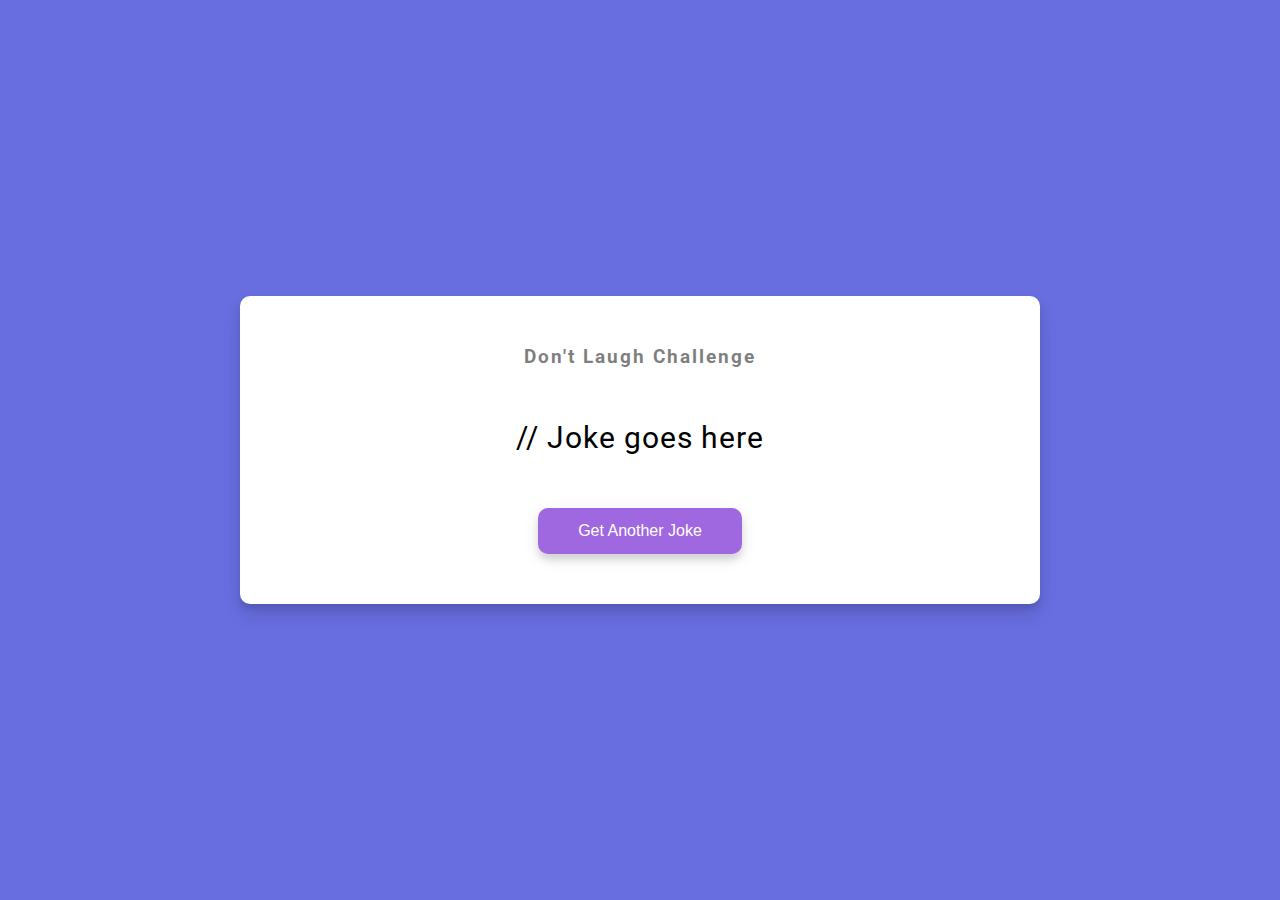
<file: day10-dad-jokes/index.html>
<!DOCTYPE html>
<html lang="en">
<head>
    <meta charset="UTF-8" />
    <meta http-equiv="X-UA-Compatible" content="IE=edge" />
    <meta name="viewport" content="width=device-width, initial-scale=1.0" />
    <link rel="stylesheet" href="style.css" />
    <title>Project Starter</title>
</head>
<body>
<div class="container">
    <h3>Don't Laugh Challenge</h3>
    <div id="joke" class="joke">// Joke goes here</div>
    <button id="jokeBtn" class="btn">Get Another Joke</button>
</div>
<script src="script.js"></script>
</body>
</html>
</file>
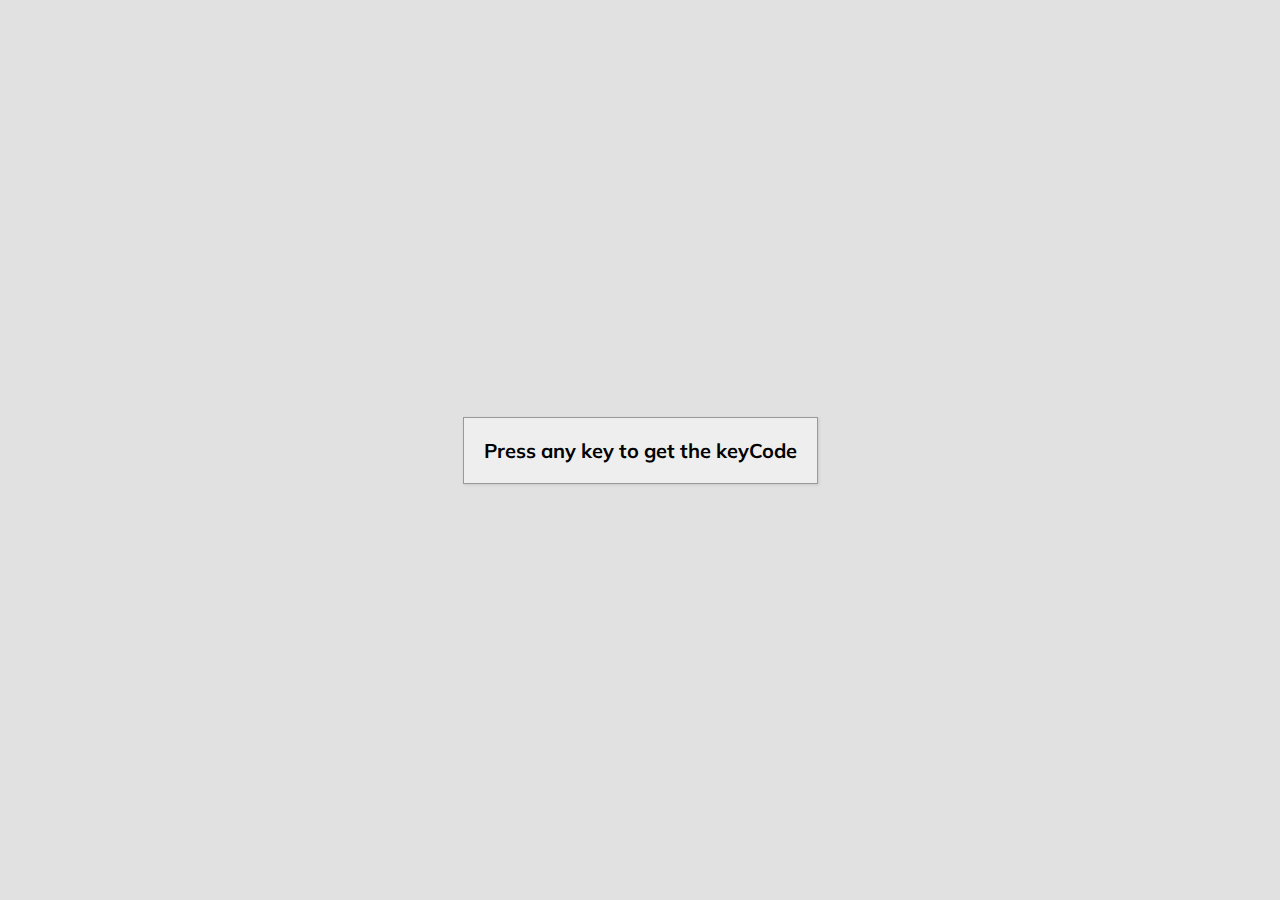
<file: day11-event-keycodes/index.html>
<!DOCTYPE html>
<html lang="en">
<head>
    <meta charset="UTF-8"/>
    <meta http-equiv="X-UA-Compatible" content="IE=edge"/>
    <meta name="viewport" content="width=device-width, initial-scale=1.0"/>
    <link rel="stylesheet" href="style.css"/>
    <title>Event keycodes</title>
</head>
<body>
<div id="insert">
    <div class="key">
        Press any key to get the keyCode
    </div>
</div>

<script src="./scripts.js"></script>
</body>
</html>
</file>
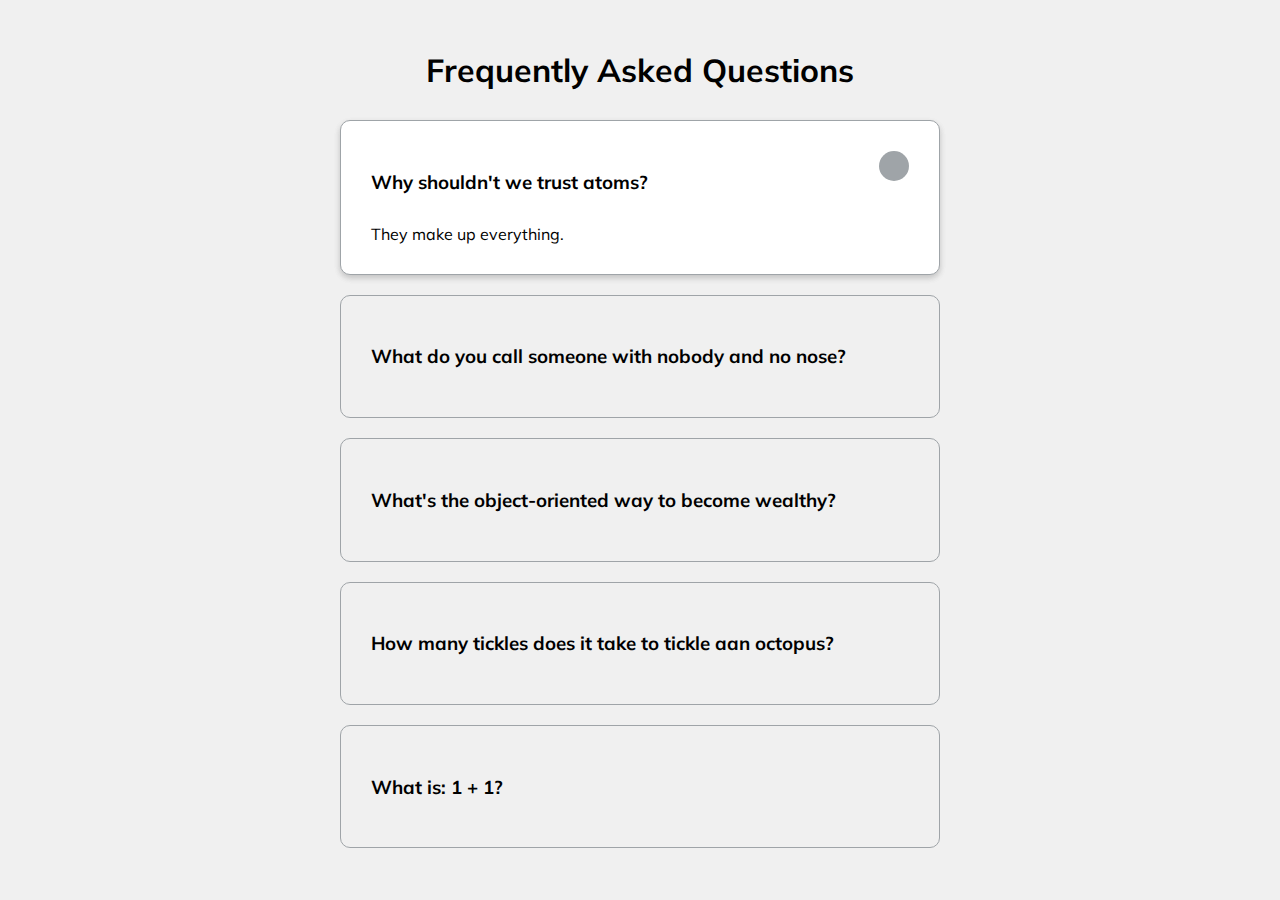
<file: day12-faq-collapse/index.html>
<!DOCTYPE html>
<html lang="en">
<head>
    <meta charset="UTF-8"/>
    <meta http-equiv="X-UA-Compatible" content="IE=edge"/>
    <meta name="viewport" content="width=device-width, initial-scale=1.0"/>
    <link rel="stylesheet" href="https://cdnjs.cloudflare.com/ajax/libs/font-awesome/6.1.1/css/all.min.css"
          integrity="sha512-KfkfwYDsLkIlwQp6LFnl8zNdLGxu9YAA1QvwINks4PhcElQSvqcyVLLD9aMhXd13uQjoXtEKNosOWaZqXgel0g=="
          crossorigin="anonymous" referrerpolicy="no-referrer"/>
    <link rel="stylesheet" href="style.css"/>
    <title>FAQ Collapse</title>
</head>
<body>
<h1>Frequently Asked Questions</h1>
<div class="faq-container">
    <div class="faq active">
        <h3 class="title">Why shouldn't we trust atoms?</h3>
        <p class="faq-text">They make up everything.</p>
        <button class="faq-toggle">
            <i class="fas fa-chevron-down"></i>
            <i class="fas fa-times"></i>
        </button>
    </div>

    <div class="faq">
        <h3 class="title">What do you call someone with nobody and no nose?</h3>
        <p class="faq-text">Nobody knows.</p>
        <button class="faq-toggle">
            <i class="fas fa-chevron-down"></i>
            <i class="fas fa-times"></i>
        </button>
    </div>

    <div class="faq">
        <h3 class="title">What's the object-oriented way to become wealthy?</h3>
        <p class="faq-text">Inheritance.</p>
        <button class="faq-toggle">
            <i class="fas fa-chevron-down"></i>
            <i class="fas fa-times"></i>
        </button>
    </div>

    <div class="faq">
        <h3 class="title">How many tickles does it take to tickle aan octopus?</h3>
        <p class="faq-text">Ten tickles!</p>
        <button class="faq-toggle">
            <i class="fas fa-chevron-down"></i>
            <i class="fas fa-times"></i>
        </button>
    </div>

    <div class="faq">
        <h3 class="title">What is: 1 + 1?</h3>
        <p class="faq-text">Depends on who are asking.</p>
        <button class="faq-toggle">
            <i class="fas fa-chevron-down"></i>
            <i class="fas fa-times"></i>
        </button>
    </div>
</div>
<script src="script.js"></script>
</body>
</html>
</file>
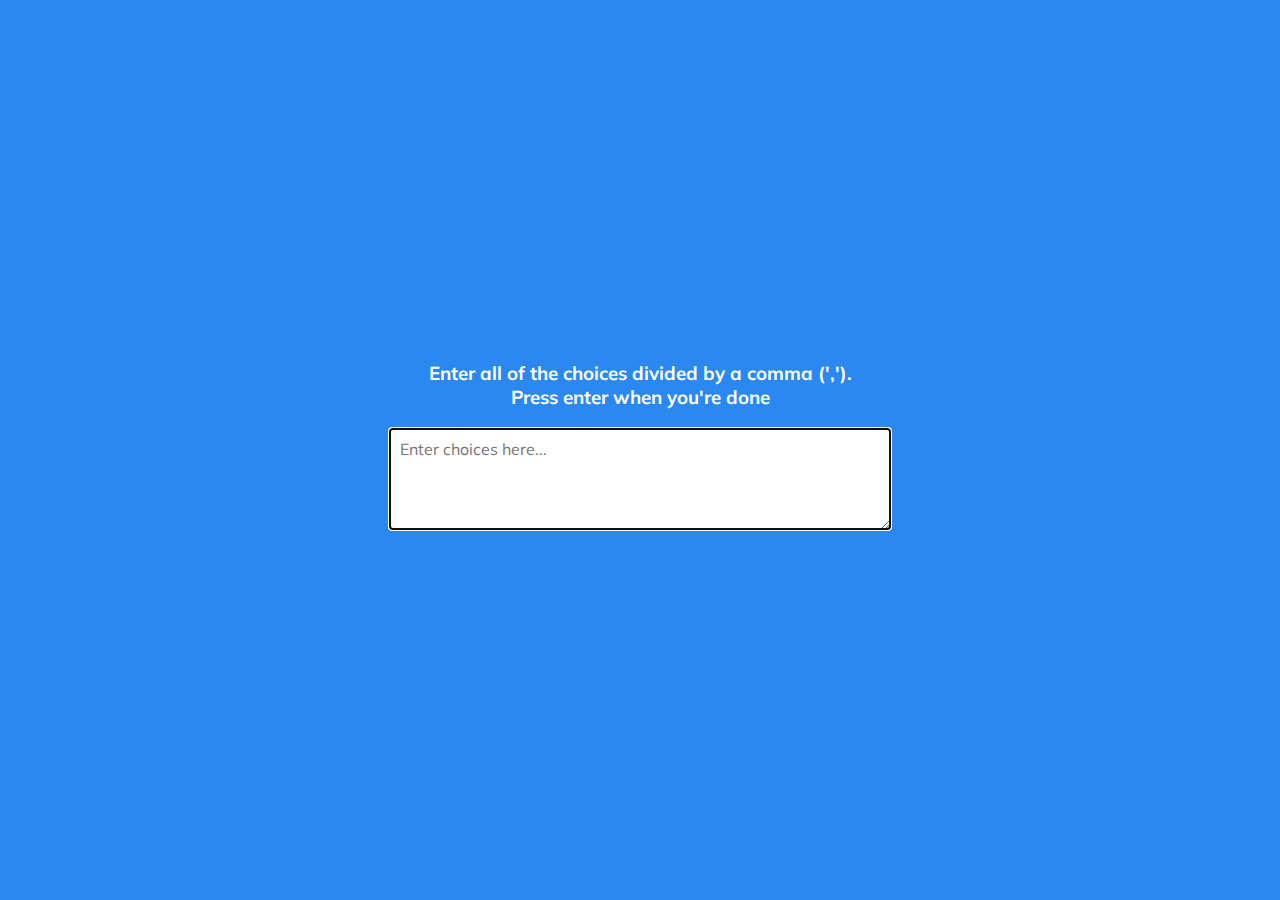
<file: day13-random-choice-picker/index.html>
<!DOCTYPE html>
<html lang="en">
<head>
    <meta charset="UTF-8"/>
    <meta http-equiv="X-UA-Compatible" content="IE=edge"/>
    <meta name="viewport" content="width=device-width, initial-scale=1.0"/>
    <link rel="stylesheet" href="style.css"/>
    <title>Random Choice Picker</title>
</head>
<body>
<div class="container">
    <h3>Enter all of the choices divided by a comma (',').
        <br>Press enter when you're done</h3>
    <textarea id="textarea" placeholder="Enter choices here..."></textarea>

    <div id="tags">

    </div>
</div>
<script src="script.js"></script>
</body>
</html>
</file>
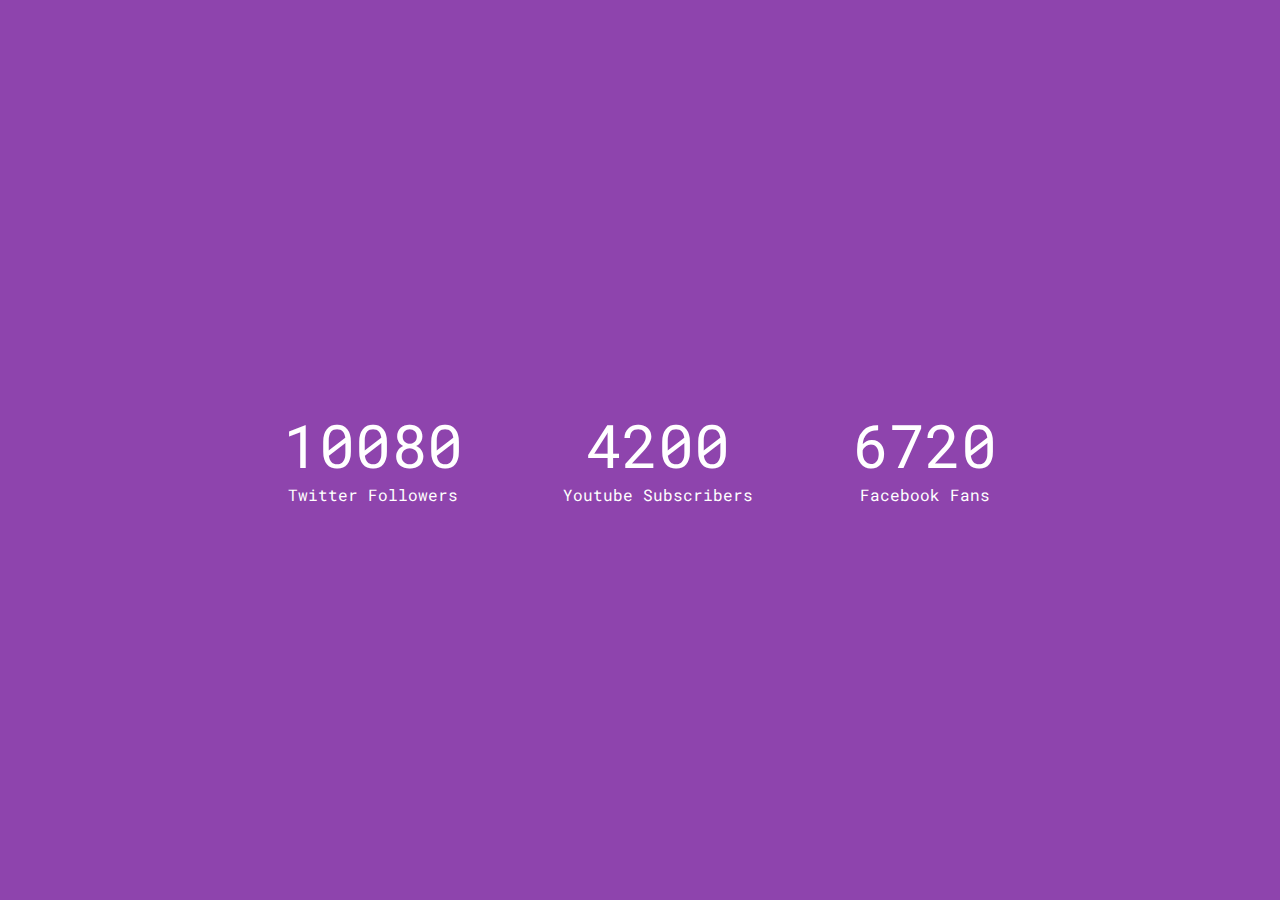
<file: day15-incrementing-counter/index.html>
<!DOCTYPE html>
<html lang="en">
  <head>
    <meta charset="UTF-8" />
    <meta http-equiv="X-UA-Compatible" content="IE=edge" />
    <meta name="viewport" content="width=device-width, initial-scale=1.0" />
    <link rel="stylesheet" href="https://cdnjs.cloudflare.com/ajax/libs/font-awesome/6.1.1/css/all.min.css"
          integrity="sha512-KfkfwYDsLkIlwQp6LFnl8zNdLGxu9YAA1QvwINks4PhcElQSvqcyVLLD9aMhXd13uQjoXtEKNosOWaZqXgel0g=="
          crossorigin="anonymous" referrerpolicy="no-referrer"/>
    <link rel="stylesheet" href="style.css" />
    <title>Incrementing Counter</title>
  </head>
  <body>
    <div class="counter-container">
      <i class="fab fa-twitter fa-3x"></i>
      <div class="counter" data-target="12000"></div>
      <span>Twitter Followers</span>
    </div>

    <div class="counter-container">
      <i class="fab fa-youtube fa-3x"></i>
      <div class="counter" data-target="5000"></div>
      <span>Youtube Subscribers</span>
    </div>

    <div class="counter-container">
      <i class="fab fa-facebook fa-3x"></i>
      <div class="counter" data-target="8000"></div>
      <span>Facebook Fans</span>
    </div>

    <script src="script.js"></script>
  </body>
</html>
</file>
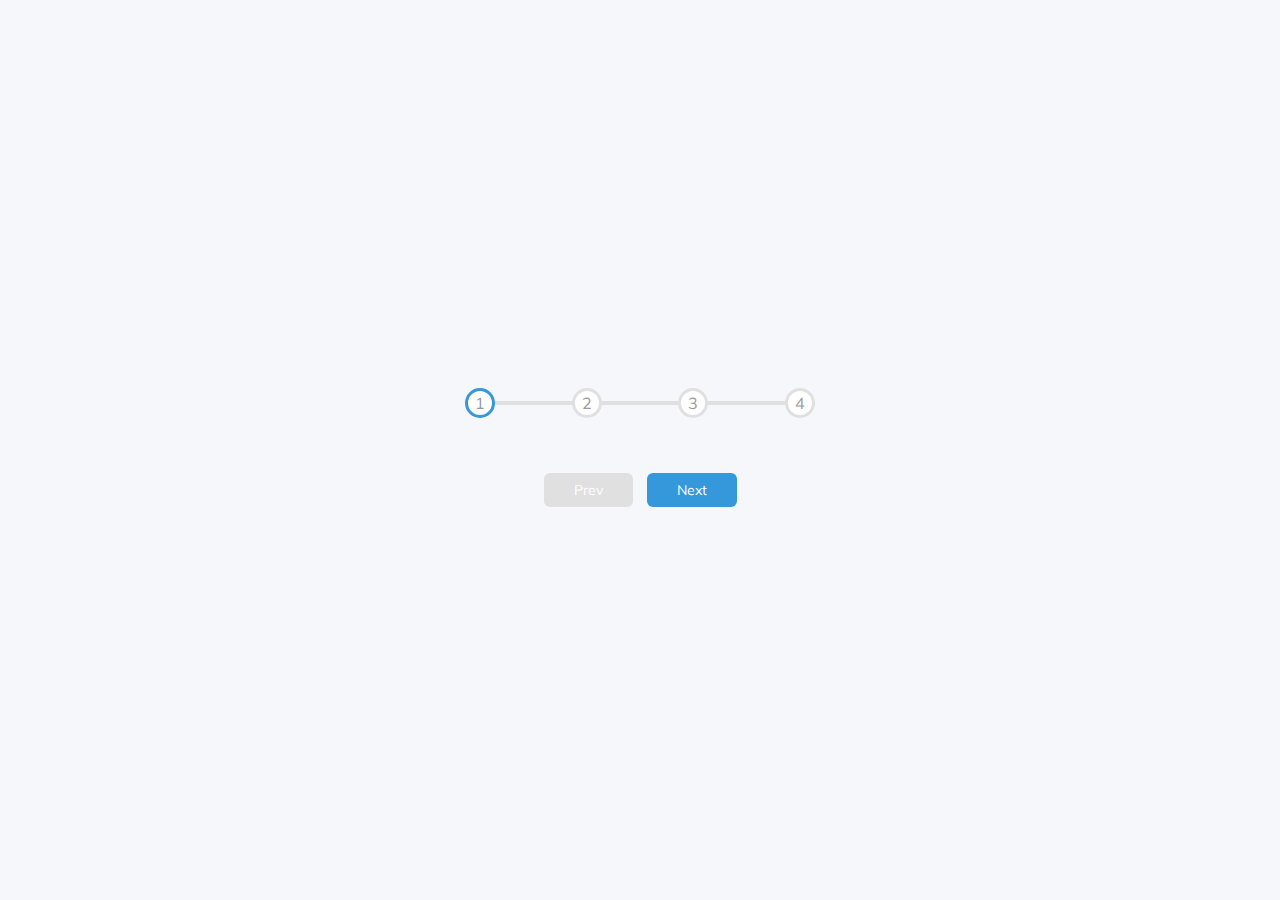
<file: day2-progress-steps/index.html>
<!DOCTYPE html>
<html lang="en">
  <head>
    <meta charset="UTF-8" />
    <meta http-equiv="X-UA-Compatible" content="IE=edge" />
    <meta name="viewport" content="width=device-width, initial-scale=1.0" />
    <link rel="stylesheet" href="./style.css" />
    <title>Project starter</title>
  </head>
  <body>
    <div class="container">
      <div class="progress-container">
        <div class="progress" id="progress"></div>
        <div class="circle active">1</div>
        <div class="circle">2</div>
        <div class="circle">3</div>
        <div class="circle">4</div>
      </div>

      <button class="btn" id="prev" disabled>Prev</button>
      <button class="btn" id="next">Next</button>
    </div>

    <script src="./script.js"></script>
  </body>
</html>
</file>
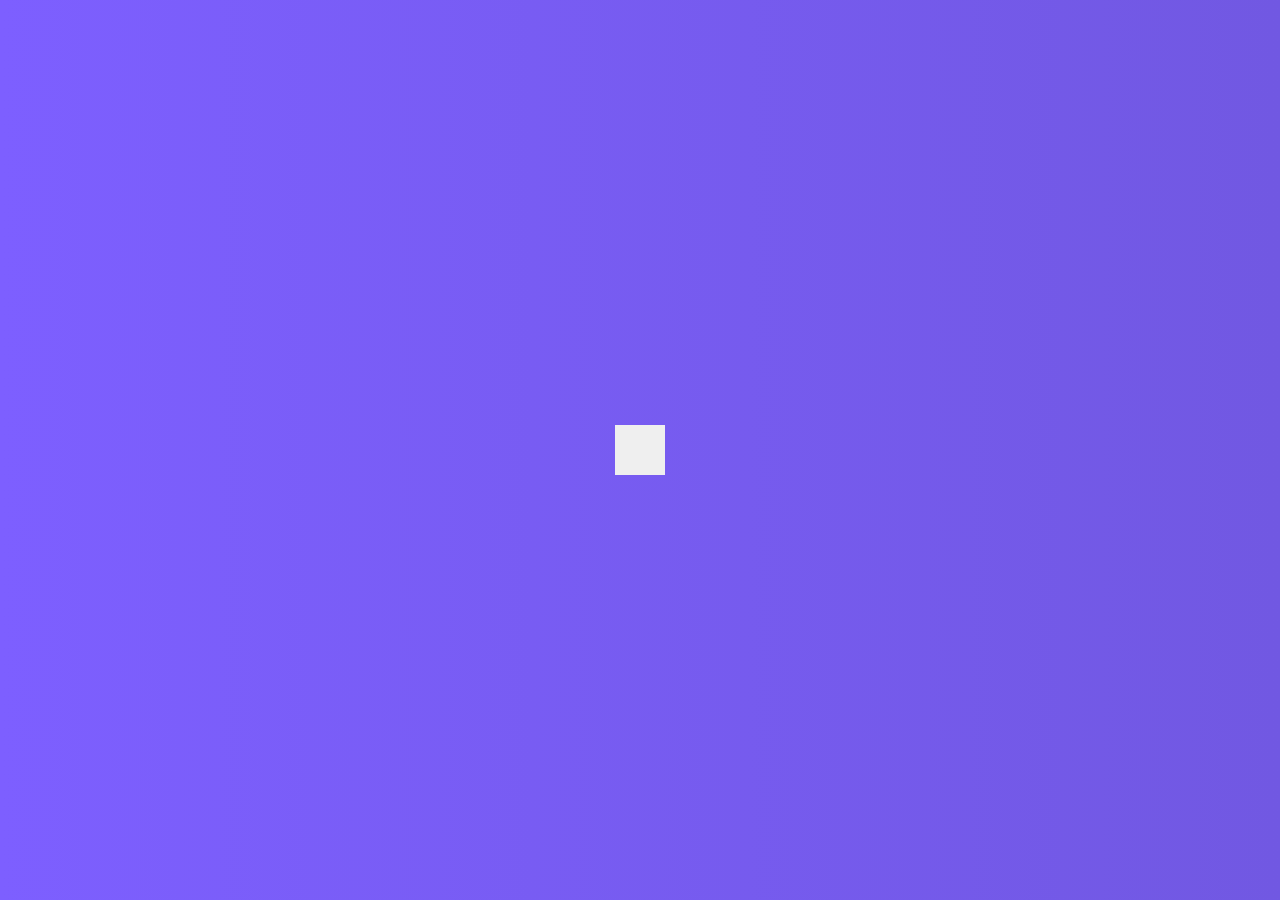
<file: day4-hidden-search/index.html>
<!DOCTYPE html>
<html lang="en">
  <head>
    <meta charset="UTF-8" />
    <meta http-equiv="X-UA-Compatible" content="IE=edge" />
    <meta name="viewport" content="width=device-width, initial-scale=1.0" />
    <link
      rel="stylesheet"
      href="https://cdnjs.cloudflare.com/ajax/libs/font-awesome/6.0.0-beta3/css/all.min.css"
      integrity="sha512-Fo3rlrZj/k7ujTnHg4CGR2D7kSs0v4LLanw2qksYuRlEzO+tcaEPQogQ0KaoGN26/zrn20ImR1DfuLWnOo7aBA=="
      crossorigin="anonymous"
      referrerpolicy="no-referrer"
    />
    <link rel="stylesheet" href="style.css" />
    <title>Hidden Search</title>
  </head>
  <body>
    <div class="search">
      <input type="text" class="input" placeholder="Search..." />
      <button class="btn"><i class="fas fa-search"></i></button>
    </div>

    <script src="script.js"></script>
  </body>
</html>
</file>
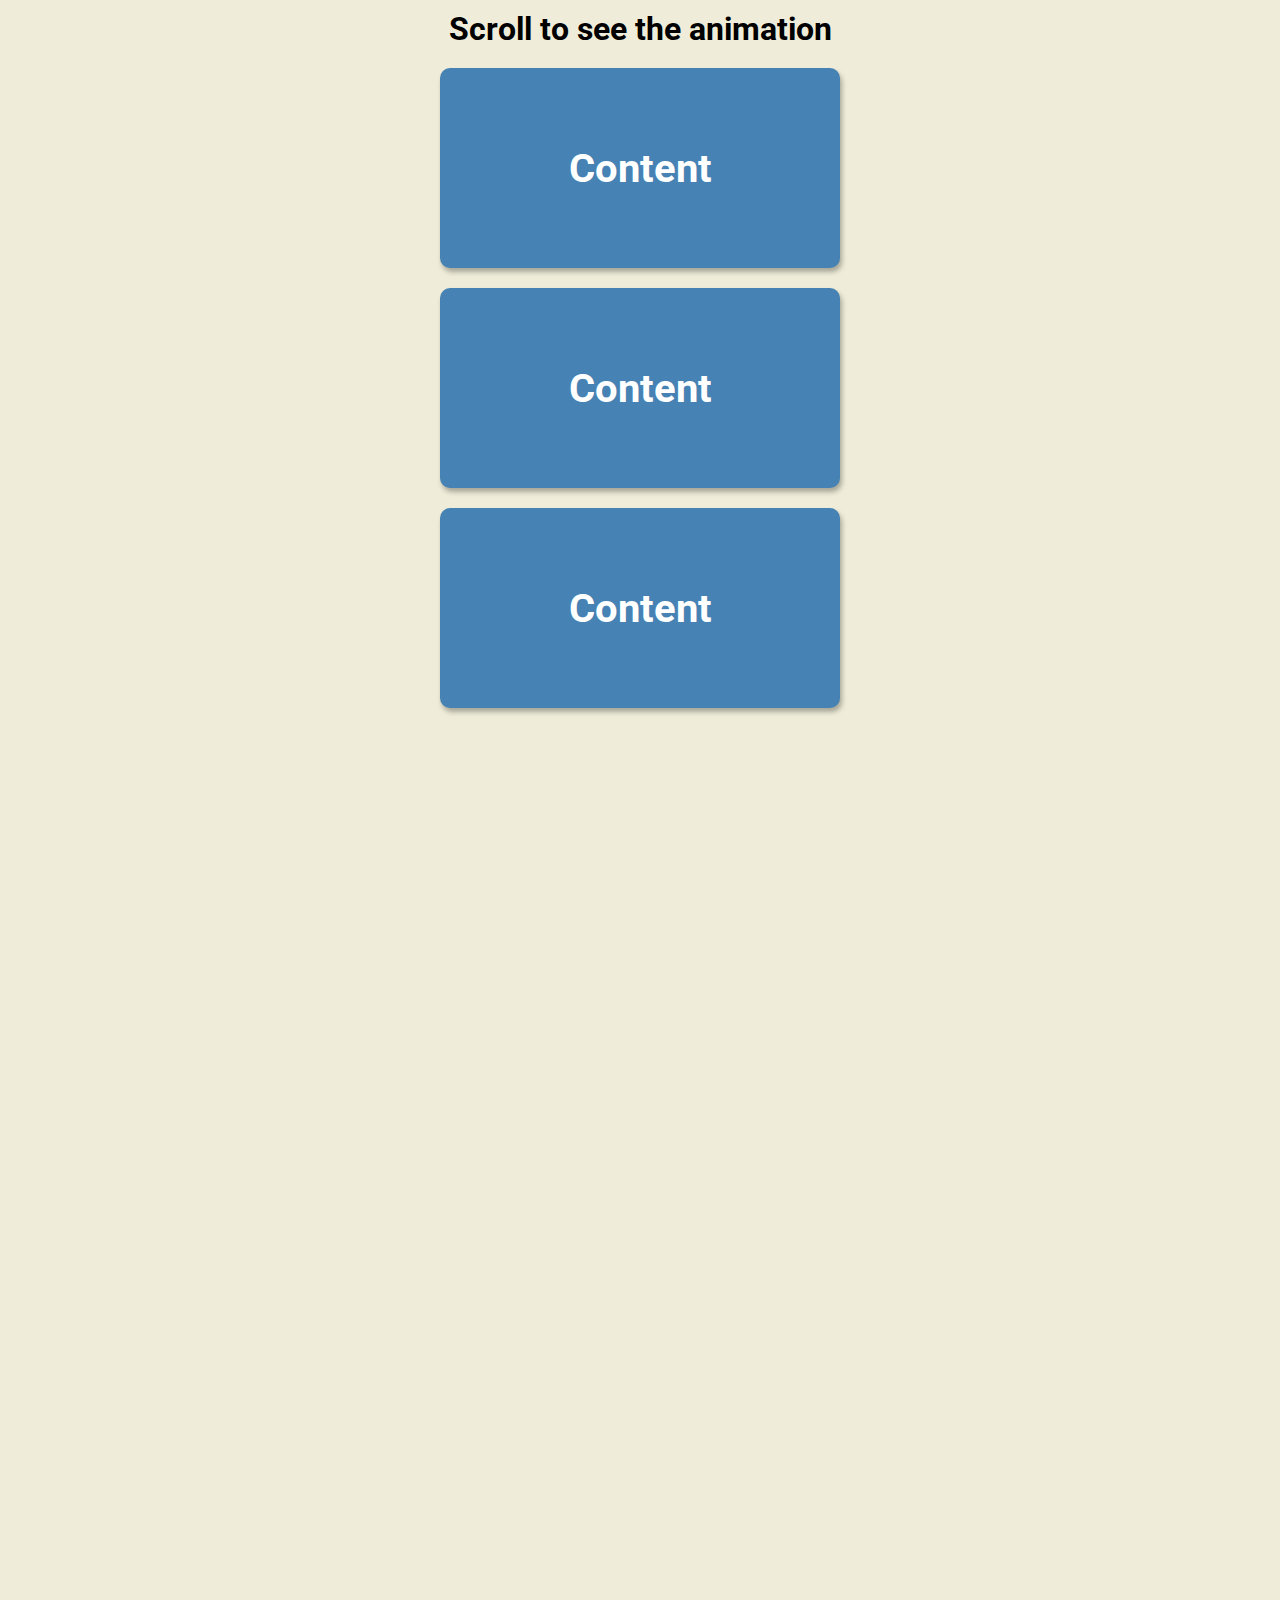
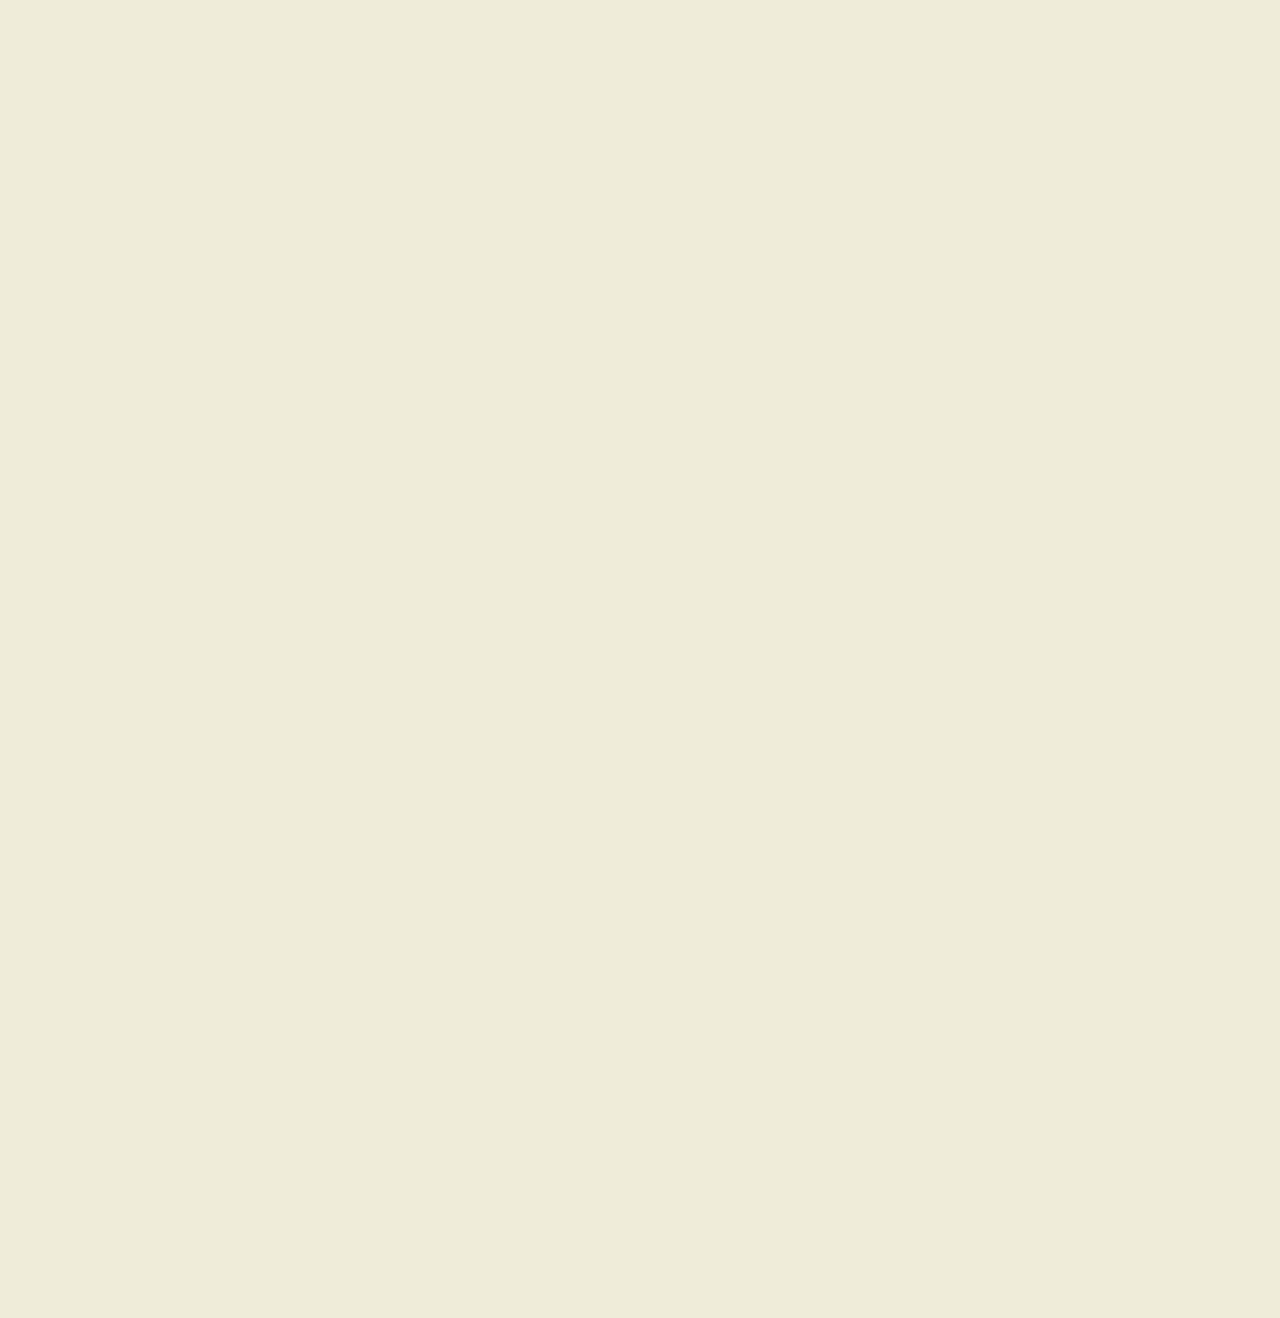
<file: day6-scroll-animation/index.html>
<!DOCTYPE html>
<html lang="en">
  <head>
    <meta charset="UTF-8" />
    <meta http-equiv="X-UA-Compatible" content="IE=edge" />
    <meta name="viewport" content="width=device-width, initial-scale=1.0" />
    <link rel="stylesheet" href="style.css" />
    <title>Scroll Animation</title>
  </head>
  <body>
    <h1>Scroll to see the animation</h1>
    <div class="box"><h2>Content</h2></div>
    <div class="box"><h2>Content</h2></div>
    <div class="box"><h2>Content</h2></div>
    <div class="box"><h2>Content</h2></div>
    <div class="box"><h2>Content</h2></div>
    <div class="box"><h2>Content</h2></div>
    <div class="box"><h2>Content</h2></div>
    <div class="box"><h2>Content</h2></div>
    <div class="box"><h2>Content</h2></div>
    <div class="box"><h2>Content</h2></div>
    <div class="box"><h2>Content</h2></div>
    <div class="box"><h2>Content</h2></div>
    <div class="box"><h2>Content</h2></div>

    <script src="script.js"></script>
  </body>
</html>
</file>
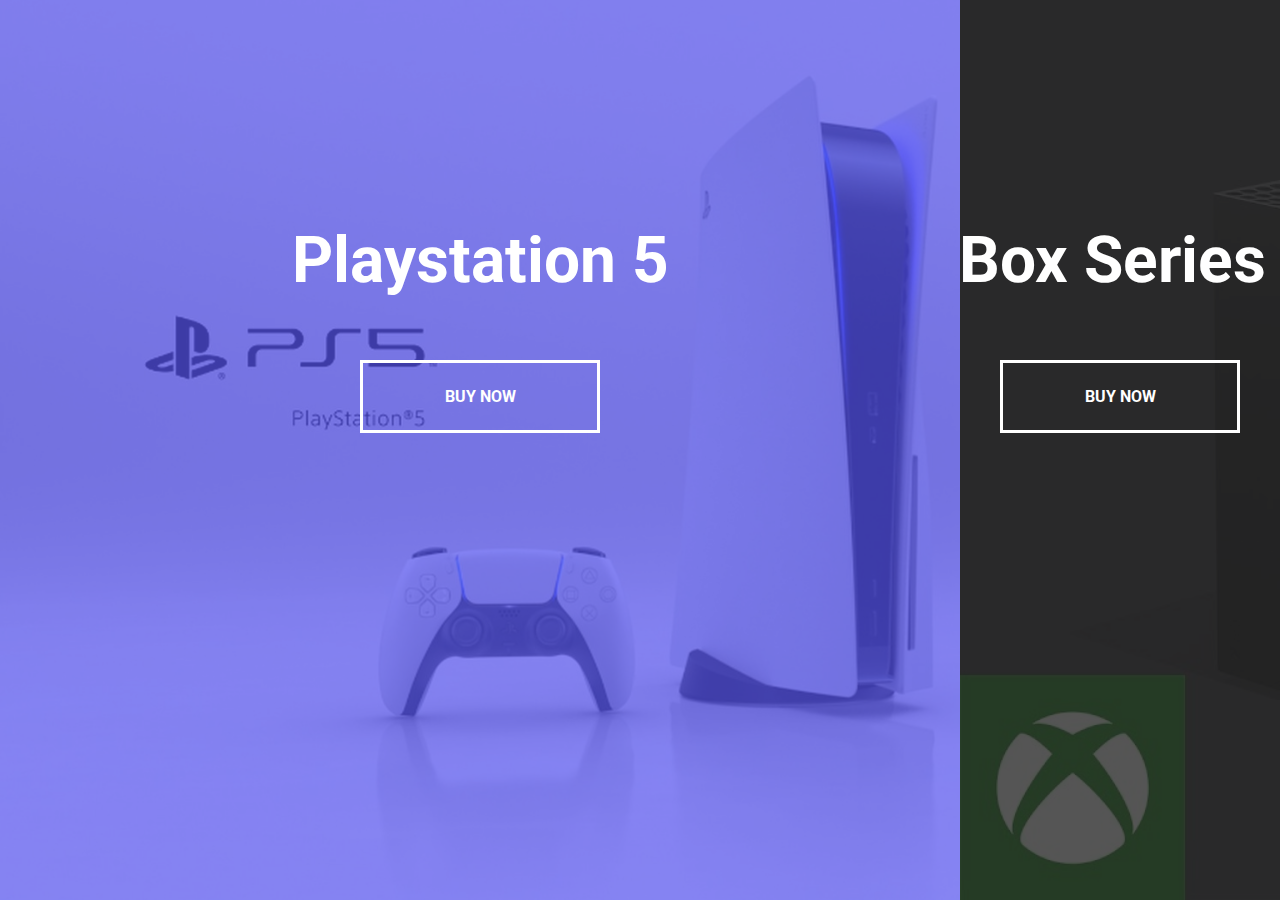
<file: day7-split-landing-page/index.html>
<!DOCTYPE html>
<html lang="en">
  <head>
    <meta charset="UTF-8" />
    <meta http-equiv="X-UA-Compatible" content="IE=edge" />
    <meta name="viewport" content="width=device-width, initial-scale=1.0" />
    <link rel="stylesheet" href="style.css" />
    <title>Split Landing Page</title>
  </head>
  <body>
    <div class="container">
      <div class="split left">
        <h1>Playstation 5</h1>
        <a href="#" class="btn">Buy now</a>
      </div>
      <div class="split right">
        <h1>XBox Series X</h1>
        <a href="#" class="btn">Buy now</a>
      </div>
    </div>

    <script src="script.js"></script>
  </body>
</html>
</file>
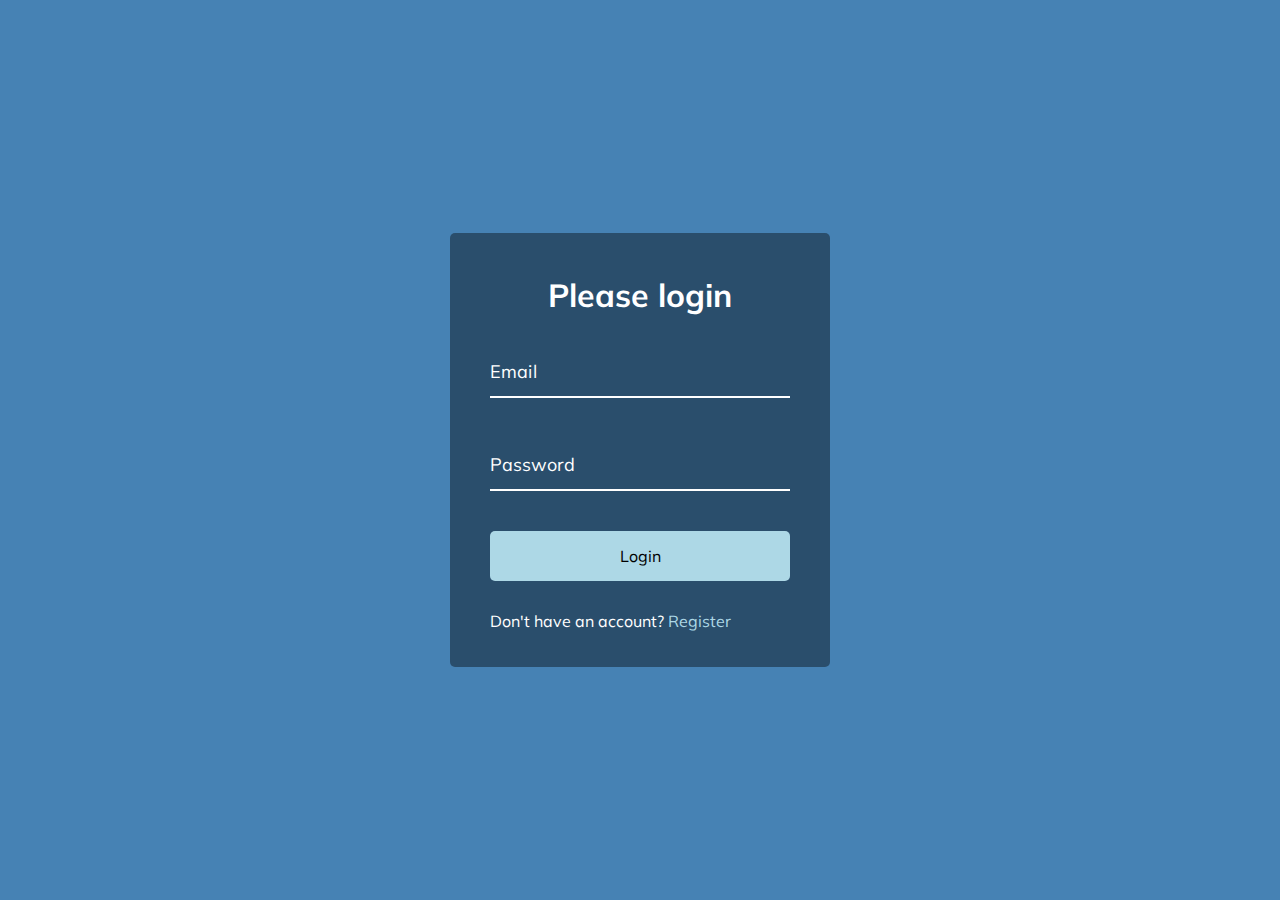
<file: day8-form-wave-animation/index.html>
<!DOCTYPE html>
<html lang="en">
  <head>
    <meta charset="UTF-8" />
    <meta http-equiv="X-UA-Compatible" content="IE=edge" />
    <meta name="viewport" content="width=device-width, initial-scale=1.0" />
    <link rel="stylesheet" href="style.css" />
    <title>Form Input Wave</title>
  </head>
  <body>
    <div class="container">
      <h1>Please login</h1>
      <form>
        <div class="form-control">
          <input type="text" required />
          <label>Email</label>
        </div>
        <div class="form-control">
          <input type="password" required />
          <label>Password</label>
        </div>
        <button class="btn">Login</button>
        <p class="text">Don't have an account? <a href="#">Register</a></p>
      </form>
    </div>

    <script src="script.js"></script>
  </body>
</html>
</file>
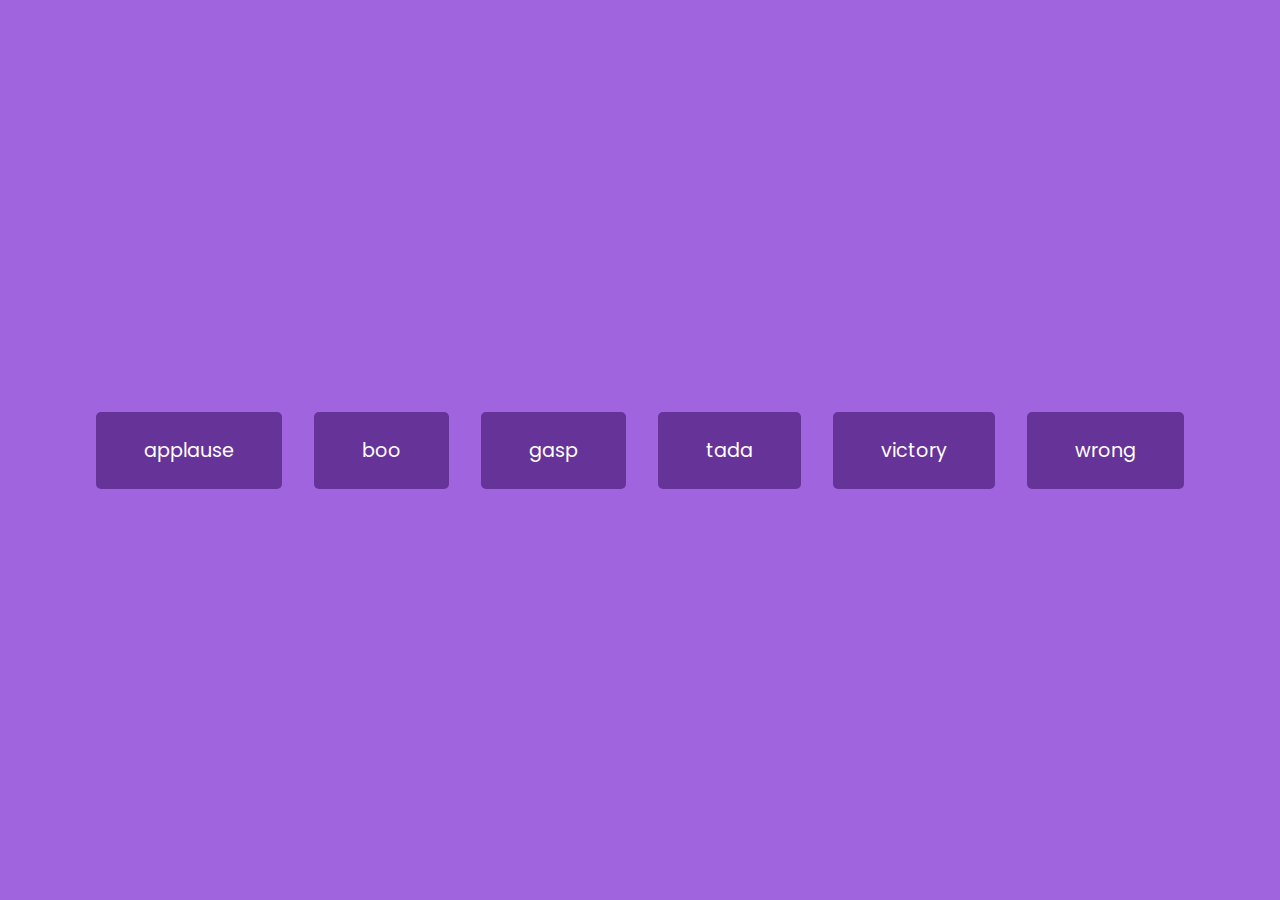
<file: day9-sound-board/index.html>
<!DOCTYPE html>
<html lang="en">
  <head>
    <meta charset="UTF-8" />
    <meta http-equiv="X-UA-Compatible" content="IE=edge" />
    <meta name="viewport" content="width=device-width, initial-scale=1.0" />
    <link rel="stylesheet" href="style.css" />
    <title>Sound board</title>
  </head>
  <body>
    <audio src="./sounds/applause.mp3" id="applause"></audio>
    <audio src="./sounds/boo.mp3" id="boo"></audio>
    <audio src="./sounds/gasp.mp3" id="gasp"></audio>
    <audio src="./sounds/tada.mp3" id="tada"></audio>
    <audio src="./sounds/victory.mp3" id="victory"></audio>
    <audio src="./sounds/wrong.mp3" id="wrong"></audio>

    <div class="buttons"></div>

    <script src="script.js"></script>
  </body>
</html>
</file>
<file: day10-dad-jokes/style.css>
@import url('https://fonts.googleapis.com/css2?family=Bigelow+Rules&family=Open+Sans+Condensed:wght@300&family=Roboto:wght@400;700&display=swap');

* {
    box-sizing: border-box;
}

body {
    background-color: #686de0;
    font-family: 'Roboto', sans-serif;
    margin: 0;
    display: flex;
    flex-direction: column;
    align-items: center;
    justify-content: center;
    height: 100vh;
    overflow: hidden;
}

.container {
    background-color: #ffffff;
    border-radius: 10px;
    box-shadow: 0 10px 20px rgba(0,0,0,0.1), 0 6px 6px rgba(0,0,0,0.1);
    padding: 50px 20px;
    text-align: center;
    max-width: 100%;
    width: 800px;
}

h3 {
    margin: 0;
    opacity: 0.5;
    letter-spacing: 2px;
}

.joke {
    font-size: 30px;
    letter-spacing: 1px;
    line-height: 40px;
    margin: 50px auto;
    max-width: 600px;
}

.btn {
    background-color: #9f68e0;
    color: #ffffff;
    border: 0;
    border-radius: 10px;
    box-shadow: 0 5px 15px rgba(0,0,0,0.1), 0 6px 6px rgba(0,0,0,0.1);
    padding: 14px 40px;
    font-size: 16px;
    cursor: pointer;
}

.btn:active {
    transform: scale(0.98);
}

.btn:focus {
    outline: 0;
}
</file>
<file: day11-event-keycodes/style.css>
@import url('https://fonts.googleapis.com/css?family=Muli&display=swap');

* {
    box-sizing: border-box;
}

body {
    font-family: 'Muli', sans-serif;
    background-color: #e1e1e1;
    display: flex;
    flex-direction: column;
    align-items: center;
    text-align: center;
    justify-content: center;
    height: 100vh;
    overflow: hidden;
    margin: 0;
}

.key {
    border: 1px solid #999999;
    background-color: #eeeeee;
    box-shadow: 1px 1px 3px rgba(0, 0, 0, 0.1);
    display: inline-flex;
    align-items: center;
    font-size: 20px;
    font-weight: bold;
    padding: 20px;
    flex-direction: column;
    margin: 10px;
    min-width: 150px;
    position: relative;
}

.key small {
    position: absolute;
    top: -24px;
    left: 0;
    text-align: center;
    width: 100%;
    color: #555555;
    font-size: 14px;
}
</file>
<file: day12-faq-collapse/style.css>
@import url('https://fonts.googleapis.com/css?family=Muli&display=swap');

* {
    box-sizing: border-box;
}

body {
    font-family: 'Muli', sans-serif;
    background-color: #f0f0f0;
}

h1 {
    margin: 50px 0 30px;
    text-align: center;
}

.faq-container {
    max-width: 600px;
    margin: 0 auto;
}

.faq {
    background-color: transparent;
    border: 1px solid #9fa4a8;
    border-radius: 10px;
    margin: 20px 0;
    padding: 30px;
    position: relative;
    overflow: hidden;
    transition: 0.3s ease;
}

.faq.active {
    background-color: #ffffff;
    box-shadow: 0 3px 6px rgba(0,0,0,0.1), 0 3px 6px rgba(0,0,0,0.1);
}

.faq.active::before,
.faq.active::after {
    content: '\f075';
    font-family: 'Font Awesome 5 Free';
    color: #2ecc71;
    font-size: 7rem;
    position: absolute;
    opacity: 0.2;
    top: 20px;
    left: 20px;
    z-index: 0;
}

.faq.active::before {
    color: #3498db;
    top: -10px;
    left: -20px;
    transform: rotateY(180deg);
}

.faq-title {
    margin: 0 35px 0 0;
}

.faq-text {
    display: none;
    margin: 30px 0 0;
}

.faq.active .faq-text {
    display: block;
}

.faq-toggle {
    background-color: transparent;
    border: 0;
    border-radius: 50%;
    cursor: pointer;
    display: flex;
    align-items: center;
    justify-content: center;
    font-size: 16px;
    padding: 0;
    position: absolute;
    top: 30px;
    right: 30px;
    height: 30px;
    width: 30px;
}

.faq-toggle:focus {
    outline: 0;
}

.faq-toggle .fa-times {
    display: none;
}

.faq.active .faq-toggle .fa-times {
    color: #ffffff;
    display: block;
}

.faq.active .faq-toggle .fa-chevron-down {
    display: none;
}

.faq.active .faq-toggle {
    background-color: #9fa4a8 ;
}
</file>
<file: day13-random-choice-picker/style.css>
@import url('https://fonts.googleapis.com/css?family=Muli&display=swap');

* {
    box-sizing: border-box;
}

body {
    background-color: #2b88f0;
    font-family: 'Muli', sans-serif;
    margin: 0;
    display: flex;
    flex-direction: column;
    align-items: center;
    justify-content: center;
    height: 100vh;
    overflow: hidden;
}

h3 {
    color: #ffffff;
    margin: 10px 0 20px;
    text-align: center;
}

.container {
    width: 500px;
}

textarea {
    border: none;
    display: block;
    width: 100%;
    height: 100px;
    font-family: inherit;
    padding: 10px;
    margin: 0 0 20px;
    font-size: 16px;
}

.tag {
    background-color: #f0932b;
    color: #ffffff;
    border-radius: 50px;
    padding: 10px 20px;
    margin: 0 5px 10px 0;
    font-size: 14px;
    display: inline-block;
}

.tag.highlight {
    background-color: #273c75;
}
</file>
<file: day15-incrementing-counter/style.css>
@import url('https://fonts.googleapis.com/css?family=Roboto+Mono&display=swap');

* {
  box-sizing: border-box;
}

body {
  background-color: #8e44ad;
  color: #ffffff;
  font-family: 'Roboto Mono', sans-serif;
  display: flex;
  align-items: center;
  justify-content: center;
  height: 100vh;
  overflow: hidden;
  margin: 0;
}

.counter-container {
  display: flex;
  flex-direction: column;
  align-items: center;
  justify-content: center;
  margin: 30px 50px;
}

.counter {
  font-size: 60px;
  margin-top: 10px;
}

@media (max-width: 640px) {
  body {
    flex-direction: column;
  }
}
</file>
<file: day2-progress-steps/style.css>
@import url('https://fonts.googleapis.com/css?family=Muli&display=swap');

:root {
  --line-border-fill: #3498db;
  --line-border-empty: #e0e0e0;
}

* {
  box-sizing: border-box;
}

body {
  background-color: #f6f7fb;
  font-family: 'Muli', sans-serif;
  margin: 0;
  display: flex;
  align-items: center;
  justify-content: center;
  height: 100vh;
  overflow: hidden;
}

.container {
  text-align: center;
}

.progress-container {
  display: flex;
  justify-content: space-between;
  position: relative;
  margin-bottom: 50px;
  max-width: 100%;
  width: 350px;
}

.progress-container::before {
  content: '';
  background-color: var(--line-border-empty);
  position: absolute;
  top: 50%;
  left: 0;
  transform: translateY(-50%);
  height: 4px;
  width: 100%;
  z-index: -1;
}

.progress {
  background-color: var(--line-border-fill);
  position: absolute;
  top: 50%;
  left: 0;
  transform: translateY(-50%);
  height: 4px;
  width: 0%;
  z-index: -1;
  transition: 0.4s ease;
}

.circle {
  background-color: #fff;
  color: #999;
  border-radius: 50%;
  height: 30px;
  width: 30px;
  display: flex;
  align-items: center;
  justify-content: center;
  border: 3px solid var(--line-border-empty);
  transition: 0.4s ease;
}

.circle.active {
  border-color: var(--line-border-fill);
}

.btn {
  background-color: var(--line-border-fill);
  color: #fff;
  border: 0px;
  border-radius: 6px;
  cursor: pointer;
  font-family: inherit;
  padding: 8px 30px;
  margin: 5px;
  font-size: 14px;
}

.btn:disabled {
  background-color: var(--line-border-empty);
  cursor: not-allowed;
}

.btn:active {
  transform: scale(0.98);
}

.btn:focus {
  outline: 0;
}
</file>
<file: day4-hidden-search/style.css>
@import url('https://fonts.googleapis.com/css2?family=Bigelow+Rules&family=Open+Sans+Condensed:wght@300&family=Roboto:wght@400;700&display=swap');

* {
  box-sizing: border-box;
}

body {
  background-image: linear-gradient(90deg, #7d5fff, #7158e2);
  font-family: 'Roboto', sans-serif;
  margin: 0;
  display: flex;
  align-items: center;
  justify-content: center;
  height: 100vh;
  overflow: hidden;
}

.search {
  position: relative;
  height: 50px;
}

.search .input {
  background-color: #fff;
  border: 0;
  font-size: 18px;
  padding: 15px;
  height: 50px;
  width: 50px;
  transition: width 0.3s ease;
}

.btn {
  cursor: pointer;
  border: 0;
  font-size: 24px;
  position: absolute;
  top: 0;
  left: 0;
  height: 50px;
  width: 50px;
  transition: transform 0.3s ease;
}

.btn:focus,
.input:focus {
  outline: none;
}

.search.active .input {
  width: 200px;
}

.search.active .btn {
  transform: translateX(198px);
}
</file>
<file: day6-scroll-animation/style.css>
@import url('https://fonts.googleapis.com/css2?family=Bigelow+Rules&family=Open+Sans+Condensed:wght@300&family=Roboto:wght@400;700&display=swap');

* {
  box-sizing: border-box;
}

body {
  background-color: #efedd9;
  font-family: 'Roboto', sans-serif;
  margin: 0;
  display: flex;
  flex-direction: column;
  align-items: center;
  justify-content: center;
  overflow-x: hidden;
}

h1 {
  margin: 10px;
}

.box {
  background-color: steelblue;
  color: #fff;
  display: flex;
  align-items: center;
  justify-content: center;
  width: 400px;
  height: 200px;
  margin: 10px;
  border-radius: 10px;
  box-shadow: 2px 4px 5px rgba(0, 0, 0, 0.3);
  transform: translateX(400%);
  transition: transform 0.4s ease;
}

.box:nth-of-type(even) {
  transform: translateX(-400%);
}

.box.show {
  transform: translateX(0);
}

.box h2 {
  font-size: 40px;
}
</file>
<file: day7-split-landing-page/style.css>
@import url('https://fonts.googleapis.com/css2?family=Bigelow+Rules&family=Open+Sans+Condensed:wght@300&family=Roboto:wght@400;700&display=swap');

:root {
  --left-bg-color: rgba(87, 84, 236, 0.7);
  --right-bg-color: rgba(43, 43, 43, 0.8);
  --left-btn-hover-color: rgba(87, 84, 236, 1);
  --right-btn-hover-color: rgba(28, 122, 18, 1);
  --hover-width: 75%;
  --other-width: 25%;
  --speed: 1000ms;
}

* {
  box-sizing: border-box;
}

body {
  font-family: 'Roboto', sans-serif;
  margin: 0;
  height: 100vh;
  overflow: hidden;
}

h1 {
  font-size: 4rem;
  color: #fff;
  position: absolute;
  top: 20%;
  left: 50%;
  transform: translateX(-50%);
  white-space: nowrap;
}

.btn {
  position: absolute;
  display: flex;
  align-items: center;
  justify-content: center;
  top: 40%;
  left: 50%;
  transform: translateX(-50%);
  text-decoration: none;
  color: #fff;
  border: #fff solid 0.2rem;
  font-size: 1rem;
  font-weight: bold;
  width: 15rem;
  padding: 1.5rem;
  text-transform: uppercase;
}

.split.left .btn:hover {
  background-color: var(--left-btn-hover-color);
  border-color: var(--left-btn-hover-color);
}

.split.right .btn:hover {
  background-color: var(--right-btn-hover-color);
  border-color: var(--right-btn-hover-color);
}

.container {
  display: relative;
  width: 100%;
  height: 100%;
  background-color: #333;
}

.split {
  position: absolute;
  width: 50%;
  height: 100%;
  overflow: hidden;
}

.split.left {
  top: 0;
  left: 0;
  background: url('./ps.jpg');
  background-repeat: no-repeat;
  background-size: cover;
}

.split.left::before {
  content: '';
  position: absolute;
  width: 100%;
  height: 100%;
  background-color: var(--left-bg-color);
}

.split.right {
  top: 0;
  right: 0;
  background: url('./xbox.jpg');
  background-repeat: no-repeat;
  background-size: cover;
}

.split.right::before {
  content: '';
  position: absolute;
  width: 100%;
  height: 100%;
  background-color: var(--right-bg-color);
}

.split.right,
.split.left,
.split.right::before,
.split.left::before {
  transition: all var(--speed) ease-in-out;
}

.hover-left .left {
  width: var(--hover-width);
}

.hover-left .right {
  width: var(--other-width);
}

.hover-right .left {
  width: var(--other-width);
}

.hover-right .right {
  width: var(--hover-width);
}

@media screen and (max-width: 800px) {
  h1 {
    font-size: 2rem;
  }

  .btn {
    width: 12rem;
    padding: 1.2rem;
  }
}
</file>
<file: day8-form-wave-animation/style.css>
@import url('https://fonts.googleapis.com/css?family=Muli&display=swap');

* {
  box-sizing: border-box;
}

body {
  background-color: steelblue;
  color: #fff;
  font-family: 'Muli', sans-serif;
  display: flex;
  flex-direction: column;
  align-items: center;
  justify-content: center;
  height: 100vh;
  overflow: hidden;
  margin: 0;
}

.container {
  background-color: rgba(0, 0, 0, 0.4);
  padding: 20px 40px;
  border-radius: 5px;
}

.container h1 {
  text-align: center;
  margin-bottom: 30px;
}

.container a {
  text-decoration: none;
  color: lightblue;
}

.btn {
  cursor: pointer;
  display: inline-block;
  width: 100%;
  background-color: lightblue;
  padding: 15px;
  font-family: inherit;
  font-size: 16px;
  border: none;
  border-radius: 5px;
}

.btn:focus {
  outline: none;
}

.btn:active {
  transform: scale(0.98);
}

.text {
  margin-top: 30px;
}

.form-control {
  position: relative;
  margin: 20px 0 40px;
  width: 300px;
}

.form-control input {
  background-color: transparent;
  border: none;
  border-bottom: 2px #fff solid;
  display: block;
  width: 100%;
  padding: 15px 0;
  color: #fff;
  font-size: 18px;
}

.form-control input:focus,
.form-control input:valid {
  outline: none;
  border-bottom-color: lightblue;
}

.form-control label {
  position: absolute;
  top: 15px;
  left: 0;
}

.form-control label span {
  display: inline-block;
  font-size: 18px;
  min-width: 5px;
  transition: 0.3s cubic-bezier(0.68, -0.55, 0.265, 1.55);
}

.form-control input:focus + label span,
.form-control input:valid + label span {
  color: lightblue;
  transform: translateY(-30px);
}
</file>
<file: day9-sound-board/style.css>
@import url('https://fonts.googleapis.com/css2?family=Bigelow+Rules&family=Open+Sans+Condensed:wght@300&family=Poppins:wght@200;400&display=swap');

* {
  box-sizing: border-box;
}

body {
  background-color: rgb(161, 100, 223);
  font-family: 'Poppins', sans-serif;
  margin: 0;
  display: flex;
  flex-wrap: wrap;
  align-items: center;
  justify-content: center;
  text-align: center;
  height: 100vh;
  overflow: hidden;
}

.btn {
  background-color: rebeccapurple;
  border-radius: 5px;
  border: none;
  color: #fff;
  margin: 1rem;
  padding: 1.5rem 3rem;
  font-size: 1.2rem;
  font-family: inherit;
  cursor: pointer;
}

.btn:focus {
  outline: none;
}

.btn:hover {
  opacity: 0.9;
}
</file>
